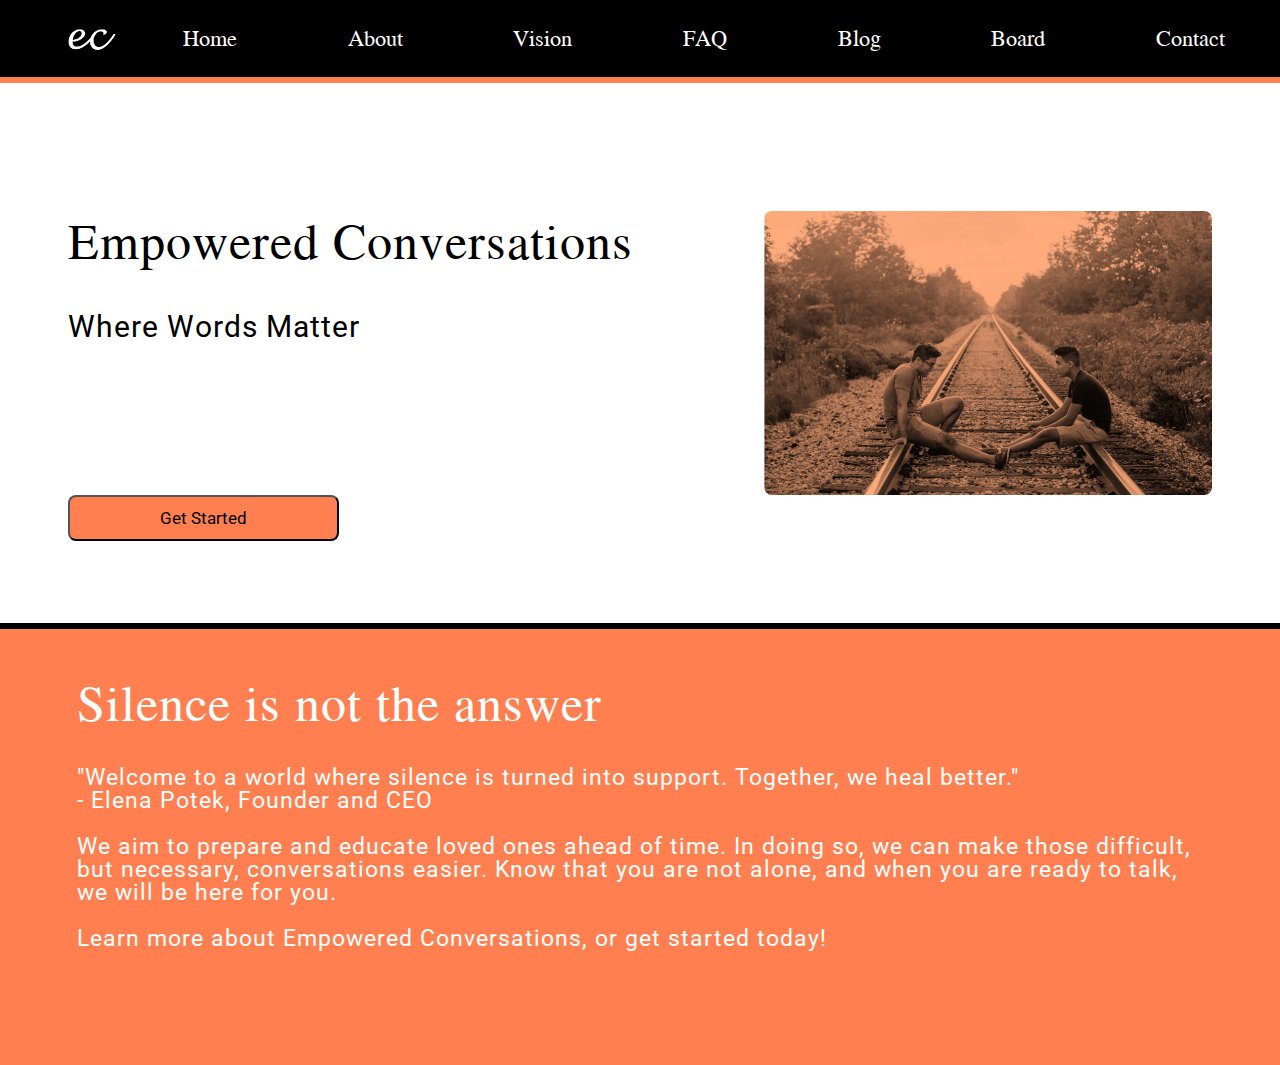
<file: index.html>
<!doctype html>

<html lang="en">
<head>
  <meta charset="utf-8">
  <title>Empowered Conversations</title>

  <link href="https://fonts.googleapis.com/css?family=Jomolhari|Roboto:300&display=swap" rel="stylesheet">
  <link rel="stylesheet" href="css/index.css">

</head>


  <body>

    <section class="container">

        <header>
            <img src="imgs/eclogo.png" alt="Empowered Conversations logo.">
              <nav>
                <a href="index.html">Home</a>
                <a href="about.html">About</a>
                <a href="https://empoweredconversation.com/vision">Vision</a>
                <a href="https://empoweredconversation.com/faq">FAQ</a>
                <a href="https://medium.com/@elenarose_17861">Blog</a>
                <a href="https://empoweredconversation.com/advisors">Board</a>
                <a href="https://empoweredconversation.com/contact">Contact</a>
                </nav>
          
            
          
        </header>
      
        <div class="cta">
          <div class="cta-text">
            <h2>Empowered Conversations</h2>
            <h3>Where Words Matter</h3>
            <button onclick="window.location.href = 'https://affectionate-shirley-900e4a.netlify.com';">Get Started</button>
          </div>
          <img src="imgs/5.png" alt="Image">
        </div>
      
        <section class="main-content">
            <div class="text-content">
              <h2>Silence is not the answer</h2>
              <h5>
                "Welcome to a world where silence is turned into support. Together, we heal better." <br>
                - Elena Potek, Founder and CEO <br>
                
                <br>
                We aim to prepare and educate loved ones ahead of time.
                In doing so, we can make those difficult, but necessary, conversations easier.
                Know that you are not alone, and when you are ready to talk, we will be here for you. <br>
                
                <br>Learn more about Empowered Conversations, or get started today!
              </h5>
            </div>
        </section>
      
       
    </section>

  </body>
</html>
</file>
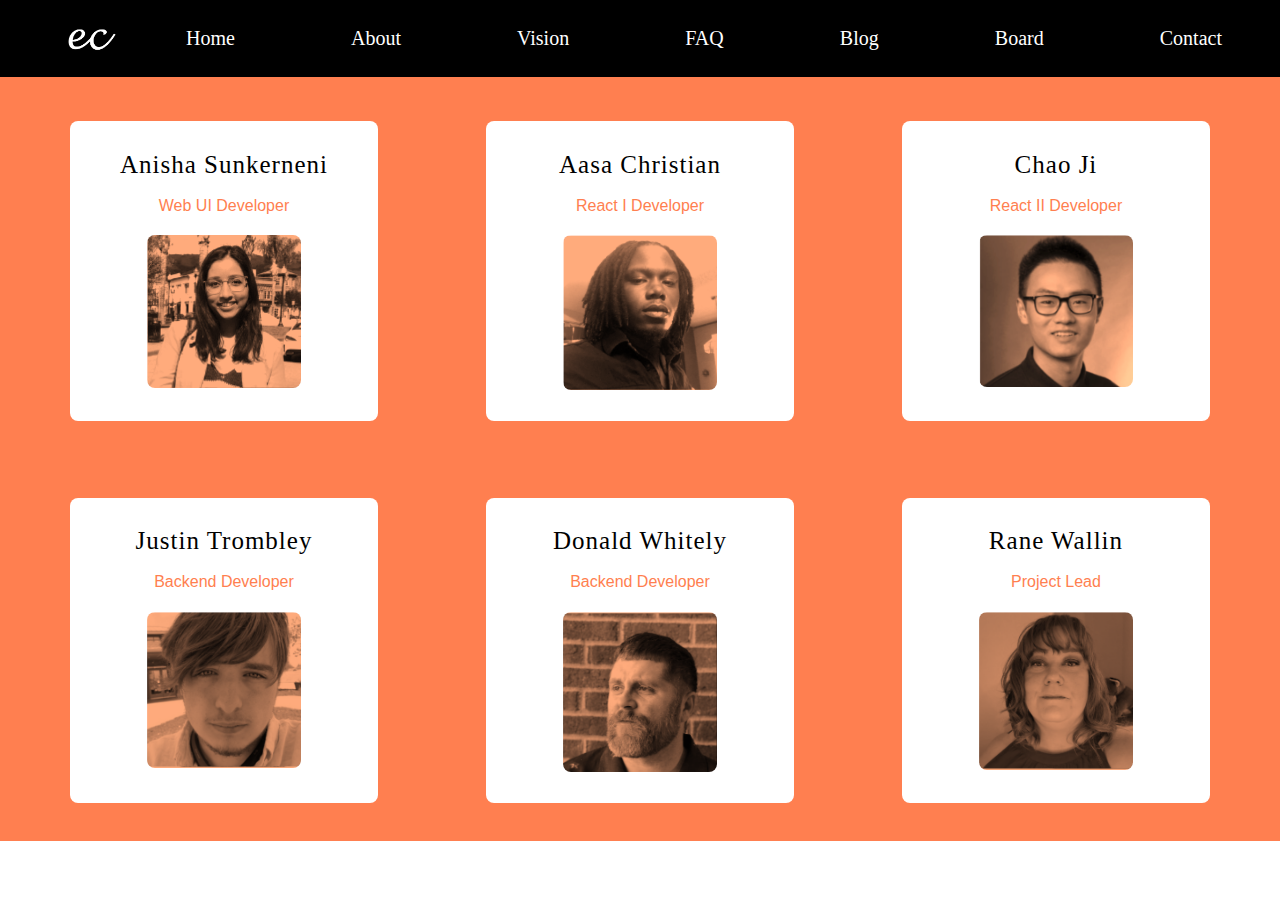
<file: about.html>
<!doctype html>

<html lang="en">
<head>
  <meta charset="utf-8">
  <title>Empowered Conversations</title>

  <link href="https://fonts.googleapis.com/css?family=Lato|Source+Sans+Pro&display=swap" rel="stylesheet">
  <link rel="stylesheet" href="css/about.css">

</head>
<body>

    <section class="container">

        <header>
            <img src="imgs/eclogo.png" alt="Empowered Conversations Company logo.">
              <nav>
                <a href="index.html">Home</a>
                <a href="about.html">About</a>
                <a href="https://empoweredconversation.com/vision">Vision</a>
                <a href="https://empoweredconversation.com/faq">FAQ</a>
                <a href="https://medium.com/@elenarose_17861">Blog</a>
                <a href="https://empoweredconversation.com/advisors">Board</a>
                <a href="https://empoweredconversation.com/contact">Contact</a>
                </nav>
        </header>

        <section class="bios">
            <div class="biocard">
                <h2>Anisha Sunkerneni</h2>
                <p>
                    Web UI Developer
                </p>
                <img src="imgs/anisha.png" alt="Anisha">
            </div>

            <div class="biocard">
                <h2>Aasa Christian</h2>
                <p>
                    React I Developer
                </p>
                <img src="imgs/aasa.png" alt="Aasa">
            </div>

            <div class="biocard">
                <h2>Chao Ji</h2>
                <p>
                    React II Developer
                </p>
                <img src="imgs/chao.png" alt="Chao">
            </div>

            <div class="biocard">
                <h2>Justin Trombley</h2>
                <p>
                    Backend Developer
                </p>
                <img src="imgs/justin.png" alt="Justin">
            </div>

            <div class="biocard">
                <h2>Donald Whitely</h2>
                <p>
                    Backend Developer
                </p>
                <img src="imgs/donald.png" alt="Donald">
            </div>

            <div class="biocard">
                <h2>Rane Wallin</h2>
                <p>
                    Project Lead
                </p>
                <img src="imgs/rane.png" alt="Rane">
            </div>
        </section>
    </section>

</body>
</html>
</file>
<file: css/index.css>
.phone-width-center {
  max-width: 100%;
  align-content: center;
}
/*
http://meyerweb.com/eric/tools/css/reset/ 
v2.0 | 20110126
License: none (public domain)
*/
html,
body,
div,
span,
applet,
object,
iframe,
h1,
h2,
h3,
h4,
h5,
h6,
p,
blockquote,
pre,
a,
abbr,
acronym,
address,
big,
cite,
code,
del,
dfn,
em,
img,
ins,
kbd,
q,
s,
samp,
small,
strike,
strong,
sub,
sup,
tt,
var,
b,
u,
i,
center,
dl,
dt,
dd,
ol,
ul,
li,
fieldset,
form,
label,
legend,
table,
caption,
tbody,
tfoot,
thead,
tr,
th,
td,
article,
aside,
canvas,
details,
embed,
figure,
figcaption,
footer,
header,
hgroup,
menu,
nav,
output,
ruby,
section,
summary,
time,
mark,
audio,
video {
  margin: 0;
  padding: 0;
  border: 0;
  font-size: 100%;
  font: inherit;
  vertical-align: baseline;
}
/* HTML5 display-role reset for older browsers */
article,
aside,
details,
figcaption,
figure,
footer,
header,
hgroup,
menu,
nav,
section {
  display: block;
}
body {
  line-height: 1;
}
ol,
ul {
  list-style: none;
}
blockquote,
q {
  quotes: none;
}
blockquote:before,
blockquote:after,
q:before,
q:after {
  content: '';
  content: none;
}
table {
  border-collapse: collapse;
  border-spacing: 0;
}
* {
  box-sizing: border-box;
}
html,
body {
  height: 100%;
  font-family: 'Roboto', sans-serif;
  font-size: 62.5%;
}
h1,
h2,
h3,
h4,
h5 {
  font-family: 'Jomolhari', serif;
  letter-spacing: 1px;
  margin-bottom: 15px;
}
/* Your code starts here! */
.container {
  width: 100%;
  background: #ffffff;
  /* TB LR */
  margin: 0 auto;
}
@media (max-width: 500px) {
  .container {
    max-width: 100%;
  }
}
@media (max-width: 800px) {
  .container {
    max-width: 100%;
  }
}
/* header */
header {
  display: flex;
  flex-direction: row;
  background-color: #000000;
  width: 100%;
  align-items: center;
  border-bottom: 0.6rem solid coral;
}
@media (max-width: 500px) {
  header {
    width: 100%;
    display: flex;
    flex-direction: column;
    border-bottom: none;
  }
}
@media (max-width: 800px) {
  header {
    width: 100%;
    display: flex;
    flex-direction: column;
    border-bottom: none;
  }
}
header nav {
  width: 100%;
  display: flex;
  justify-content: space-around;
}
@media (max-width: 500px) {
  header nav {
    flex-direction: column;
    width: 100%;
    align-items: center;
    margin-right: 0%;
    text-align: center;
  }
}
@media (max-width: 800px) {
  header nav {
    flex-direction: column;
    width: 100%;
    align-items: center;
    margin-right: 0%;
    text-align: center;
  }
}
header nav a {
  font-size: 2rem;
  color: #ffffff;
  text-decoration: none;
  font-family: 'Jomolhari', serif;
  padding: 2% 0%;
}
@media (max-width: 500px) {
  header nav a {
    width: 100%;
    padding: 3.5% 2%;
    box-sizing: border-box;
    border-bottom: 0.25rem solid coral;
    text-align: center;
    font-size: 1.4rem;
  }
}
@media (max-width: 1000px) {
  header nav a {
    font-size: 2rem;
  }
}
@media (max-width: 800px) {
  header nav a {
    width: 100%;
    padding: 3.5% 2%;
    box-sizing: border-box;
    border-bottom: 0.25rem solid coral;
    text-align: center;
    font-size: 1.6rem;
  }
}
header nav a:hover {
  text-decoration: none;
  color: coral;
}
header img {
  margin: 0% 0% 0% 4%;
  max-width: 6%;
}
@media (max-width: 500px) {
  header img {
    display: none;
  }
}
@media (max-width: 1000px) {
  header img {
    display: none;
  }
}
@media (max-width: 800px) {
  header img {
    display: none;
  }
}
/* cta */
.cta {
  display: flex;
  width: 100%;
  justify-content: space-evenly;
  border-bottom: 0.6rem solid #000000;
}
@media (max-width: 500px) {
  .cta {
    max-width: 100%;
    flex-direction: column;
  }
}
@media (max-width: 1000px) {
  .cta {
    max-width: 100%;
    flex-direction: column;
  }
}
@media (max-width: 800px) {
  .cta {
    max-width: 100%;
    flex-direction: column;
  }
}
.cta .cta-text {
  display: flex;
  flex-direction: column;
}
@media (max-width: 500px) {
  .cta .cta-text {
    max-width: 100%;
    padding: 6% 1% 4% 1%;
  }
}
@media (max-width: 1000px) {
  .cta .cta-text {
    max-width: 100%;
    padding: 6% 1% 4% 1%;
  }
}
@media (max-width: 800px) {
  .cta .cta-text {
    max-width: 100%;
    padding: 6% 1% 4% 1%;
  }
}
.cta .cta-text h2 {
  color: #000000;
  font-size: 4.5rem;
  text-align: left;
  margin-top: 24%;
}
@media (max-width: 500px) {
  .cta .cta-text h2 {
    max-width: 100%;
    align-content: center;
    font-size: 2.4rem;
    margin-left: 5%;
    margin-top: 4%;
  }
}
@media (max-width: 1000px) {
  .cta .cta-text h2 {
    max-width: 100%;
    align-content: center;
    font-size: 4.5rem;
    margin-left: 5%;
    margin-top: 4%;
  }
}
@media (max-width: 800px) {
  .cta .cta-text h2 {
    max-width: 100%;
    align-content: center;
    font-size: 2.7rem;
    margin-left: 5%;
    margin-top: 4%;
  }
}
.cta .cta-text h3 {
  color: #000000;
  font-size: 3rem;
  margin-top: 6%;
  margin-bottom: 17%;
  text-align: left;
  font-family: 'Roboto', sans-serif;
}
@media (max-width: 500px) {
  .cta .cta-text h3 {
    max-width: 100%;
    align-content: center;
    font-size: 1.8rem;
    margin-left: 5%;
    margin-bottom: 4%;
    margin-top: 3%;
  }
}
@media (max-width: 1000px) {
  .cta .cta-text h3 {
    max-width: 100%;
    align-content: center;
    font-size: 3rem;
    margin-left: 5%;
    margin-bottom: 4%;
    margin-top: 3%;
  }
}
@media (max-width: 800px) {
  .cta .cta-text h3 {
    max-width: 100%;
    align-content: center;
    font-size: 2rem;
    margin-left: 5%;
    margin-bottom: 4%;
    margin-top: 3%;
  }
}
.cta .cta-text button {
  align-self: left;
  background: coral;
  vertical-align: top;
  margin-top: 10%;
  margin-bottom: 5%;
  padding: 2% 5%;
  width: 48%;
  font-size: 1.7rem;
  font-family: 'Roboto', sans-serif;
  cursor: pointer;
  color: #000000;
  border-radius: 8px;
}
@media (max-width: 500px) {
  .cta .cta-text button {
    width: 90%;
    font-size: 1.5rem;
    margin-top: 5%;
    padding: 1% 0%;
    margin-left: 5%;
  }
}
@media (max-width: 1000px) {
  .cta .cta-text button {
    width: 90%;
    font-size: 1.5rem;
    margin-top: 5%;
    padding: 1% 0%;
    margin-left: 5%;
  }
}
@media (max-width: 800px) {
  .cta .cta-text button {
    width: 90%;
    font-size: 1.5rem;
    margin-top: 5%;
    padding: 1% 0%;
    margin-left: 5%;
  }
}
.cta .cta-text button:hover {
  background: #000000;
  color: coral;
}
.cta img {
  margin: 10% 0% 10% 5%;
  width: 35%;
  border-radius: 8px;
}
@media (max-width: 500px) {
  .cta img {
    width: 90%;
    margin-left: 5%;
    margin-top: 0%;
  }
}
@media (max-width: 1000px) {
  .cta img {
    width: 90%;
    margin-left: 5%;
    margin-top: 0%;
  }
}
@media (max-width: 800px) {
  .cta img {
    width: 90%;
    margin-left: 5%;
    margin-top: 0%;
  }
}
.main-content {
  max-width: 100%;
  margin-top: 0;
  padding-top: 0;
  background-color: coral;
  display: flex;
  flex-direction: column;
  justify-content: left;
  align-items: baseline;
}
.main-content .text-content {
  max-width: 100%;
}
.main-content .text-content h2 {
  max-width: 100%;
  font-size: 4.5rem;
  padding: 2% 0%;
  margin-top: 2%;
  margin-left: 6%;
  color: #ffffff;
}
@media (max-width: 500px) {
  .main-content .text-content h2 {
    font-size: 2.4rem;
    margin-top: 6%;
  }
}
@media (max-width: 800px) {
  .main-content .text-content h2 {
    font-size: 2.7rem;
    margin-top: 6%;
  }
}
.main-content .text-content h5 {
  max-width: 100%;
  font-size: 2.3rem;
  padding-bottom: 3%;
  display: flex;
  flex-wrap: wrap;
  margin: 0% 6% 6% 6%;
  color: #ffffff;
  font-family: 'Roboto', sans-serif;
}
@media (max-width: 500px) {
  .main-content .text-content h5 {
    font-size: 1.4rem;
    margin-bottom: 6%;
    margin-top: 4%;
  }
}
@media (max-width: 800px) {
  .main-content .text-content h5 {
    font-size: 1.5rem;
    margin-bottom: 6%;
    margin-top: 4%;
  }
}
</file>
<file: css/about.css>
.phone-width-center {
  max-width: 100%;
  align-content: center;
}
/*
http://meyerweb.com/eric/tools/css/reset/ 
v2.0 | 20110126
License: none (public domain)
*/
html,
body,
div,
span,
applet,
object,
iframe,
h1,
h2,
h3,
h4,
h5,
h6,
p,
blockquote,
pre,
a,
abbr,
acronym,
address,
big,
cite,
code,
del,
dfn,
em,
img,
ins,
kbd,
q,
s,
samp,
small,
strike,
strong,
sub,
sup,
tt,
var,
b,
u,
i,
center,
dl,
dt,
dd,
ol,
ul,
li,
fieldset,
form,
label,
legend,
table,
caption,
tbody,
tfoot,
thead,
tr,
th,
td,
article,
aside,
canvas,
details,
embed,
figure,
figcaption,
footer,
header,
hgroup,
menu,
nav,
output,
ruby,
section,
summary,
time,
mark,
audio,
video {
  margin: 0;
  padding: 0;
  border: 0;
  font-size: 100%;
  font: inherit;
  vertical-align: baseline;
}
/* HTML5 display-role reset for older browsers */
article,
aside,
details,
figcaption,
figure,
footer,
header,
hgroup,
menu,
nav,
section {
  display: block;
}
body {
  line-height: 1;
}
ol,
ul {
  list-style: none;
}
blockquote,
q {
  quotes: none;
}
blockquote:before,
blockquote:after,
q:before,
q:after {
  content: '';
  content: none;
}
table {
  border-collapse: collapse;
  border-spacing: 0;
}
* {
  box-sizing: border-box;
}
html,
body {
  height: 100%;
  font-family: 'Roboto', sans-serif;
  font-size: 62.5%;
}
h1,
h2,
h3,
h4,
h5 {
  font-family: 'Jomolhari', serif;
  letter-spacing: 1px;
  margin-bottom: 15px;
}
/* Your code starts here! */
.container {
  width: 100%;
  background: #ffffff;
  /* TB LR */
  margin: 0 auto;
}
@media (max-width: 500px) {
  .container {
    max-width: 100%;
  }
}
@media (max-width: 800px) {
  .container {
    max-width: 100%;
  }
}
/* header */
header {
  display: flex;
  flex-direction: row;
  background-color: #000000;
  width: 100%;
  align-items: center;
  border-bottom: 0.6rem solid coral;
}
@media (max-width: 500px) {
  header {
    width: 100%;
    display: flex;
    flex-direction: column;
    border-bottom: none;
  }
}
@media (max-width: 800px) {
  header {
    width: 100%;
    display: flex;
    flex-direction: column;
    border-bottom: none;
  }
}
header nav {
  width: 100%;
  display: flex;
  justify-content: space-around;
}
@media (max-width: 500px) {
  header nav {
    flex-direction: column;
    width: 100%;
    align-items: center;
    margin-right: 0%;
    text-align: center;
  }
}
@media (max-width: 800px) {
  header nav {
    flex-direction: column;
    width: 100%;
    align-items: center;
    margin-right: 0%;
    text-align: center;
  }
}
header nav a {
  font-size: 2rem;
  color: #ffffff;
  text-decoration: none;
  font-family: 'Jomolhari', serif;
  padding: 2% 0%;
}
@media (max-width: 500px) {
  header nav a {
    width: 100%;
    padding: 3.5% 2%;
    box-sizing: border-box;
    border-bottom: 0.25rem solid coral;
    text-align: center;
    font-size: 1.4rem;
  }
}
@media (max-width: 1000px) {
  header nav a {
    font-size: 2rem;
  }
}
@media (max-width: 800px) {
  header nav a {
    width: 100%;
    padding: 3.5% 2%;
    box-sizing: border-box;
    border-bottom: 0.25rem solid coral;
    text-align: center;
    font-size: 1.6rem;
  }
}
header nav a:hover {
  text-decoration: none;
  color: coral;
}
header img {
  margin: 0% 0% 0% 4%;
  max-width: 6%;
}
@media (max-width: 500px) {
  header img {
    display: none;
  }
}
@media (max-width: 1000px) {
  header img {
    display: none;
  }
}
@media (max-width: 800px) {
  header img {
    display: none;
  }
}
.container {
  background: coral;
}
.bios {
  max-width: 100%;
  display: flex;
  flex-wrap: wrap;
  justify-content: space-evenly;
}
.bios .biocard {
  max-width: 24%;
  display: flex;
  flex-direction: column;
  align-items: center;
  text-align: center;
  background-color: #ffffff;
  border-radius: 8px;
  margin: 3%;
}
@media (max-width: 500px) {
  .bios .biocard {
    max-width: 80%;
    margin: 10% 17%;
  }
}
@media (max-width: 1000px) {
  .bios .biocard {
    max-width: 35%;
    margin: 10% 5%;
  }
}
@media (max-width: 800px) {
  .bios .biocard {
    max-width: 80%;
    margin: 10% 17%;
  }
}
.bios .biocard h2 {
  max-width: 100%;
  margin-top: 10%;
  font-size: 2.5rem;
  color: #000000;
}
@media (max-width: 500px) {
  .bios .biocard h2 {
    margin-top: 10%;
    font-size: 2.3rem;
  }
}
@media (max-width: 1000px) {
  .bios .biocard h2 {
    margin-top: 10%;
    font-size: 2.3rem;
  }
}
@media (max-width: 800px) {
  .bios .biocard h2 {
    margin-top: 10%;
    font-size: 2.3rem;
  }
}
.bios .biocard p {
  margin-top: 2%;
  max-width: 100%;
  color: coral;
  font-size: 1.6rem;
  font-family: 'Roboto', sans-serif;
}
.bios .biocard img {
  max-width: 50%;
  margin-top: 7%;
  margin-bottom: 10%;
  border-radius: 8px;
}
@media (max-width: 500px) {
  .bios .biocard img {
    margin-top: 10%;
  }
}
@media (max-width: 1000px) {
  .bios .biocard img {
    margin-top: 10%;
  }
}
@media (max-width: 800px) {
  .bios .biocard img {
    margin-top: 10%;
  }
}
</file>
